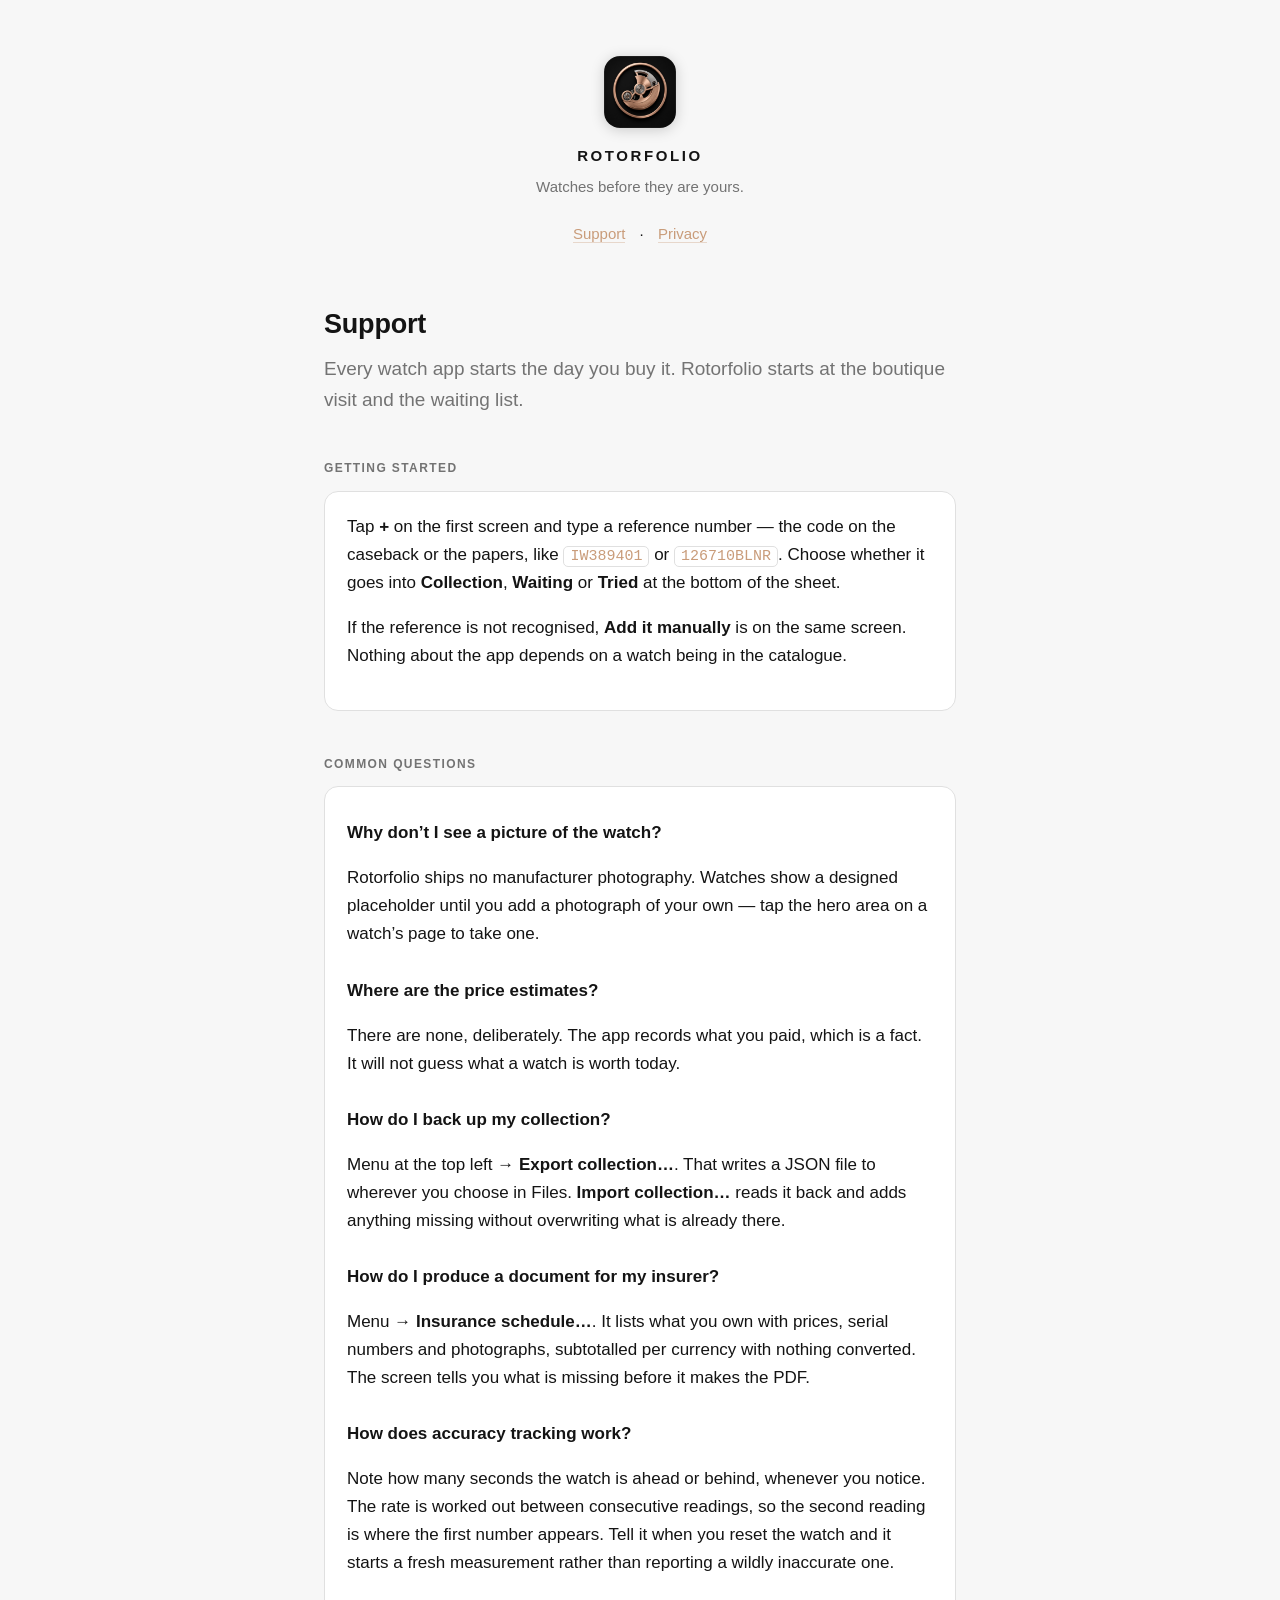
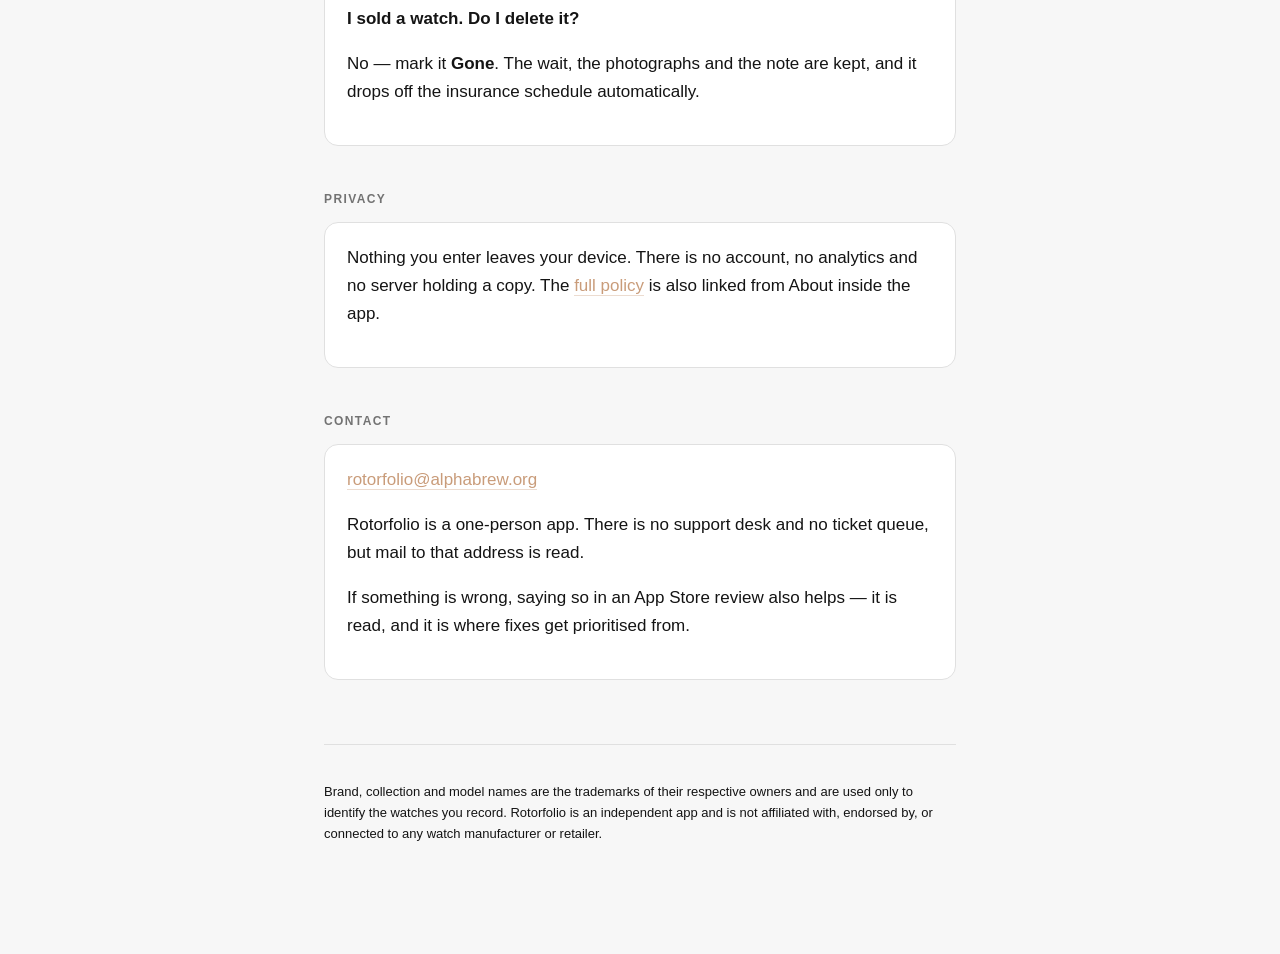
<file: index.html>
<!doctype html>
<html lang="en">
<head>
<meta charset="utf-8">
<meta name="viewport" content="width=device-width, initial-scale=1">
<title>Rotorfolio — Support</title>
<meta name="description" content="Support for Rotorfolio, the iPhone app for the watches you are still hunting.">
<link rel="icon" href="icon.png">
<link rel="stylesheet" href="style.css">
</head>
<body>
<div class="wrap">

<header>
  <img class="mark" src="icon.png" alt="Rotorfolio">
  <p class="wordmark">Rotorfolio</p>
  <p class="tagline">Watches before they are yours.</p>
  <nav><a href="index.html">Support</a> · <a href="privacy.html">Privacy</a></nav>
</header>

<h1>Support</h1>
<p class="lede">Every watch app starts the day you buy it. Rotorfolio starts at the boutique visit and the waiting list.</p>

<h2>Getting started</h2>
<section class="card">
<p>Tap <strong>+</strong> on the first screen and type a reference number — the code on the caseback or the papers, like <code>IW389401</code> or <code>126710BLNR</code>. Choose whether it goes into <strong>Collection</strong>, <strong>Waiting</strong> or <strong>Tried</strong> at the bottom of the sheet.</p>
<p>If the reference is not recognised, <strong>Add it manually</strong> is on the same screen. Nothing about the app depends on a watch being in the catalogue.</p>
</section>

<h2>Common questions</h2>
<section class="card">

<h3>Why don’t I see a picture of the watch?</h3>
<p>Rotorfolio ships no manufacturer photography. Watches show a designed placeholder until you add a photograph of your own — tap the hero area on a watch’s page to take one.</p>

<h3>Where are the price estimates?</h3>
<p>There are none, deliberately. The app records what you paid, which is a fact. It will not guess what a watch is worth today.</p>

<h3>How do I back up my collection?</h3>
<p>Menu at the top left → <strong>Export collection…</strong>. That writes a JSON file to wherever you choose in Files. <strong>Import collection…</strong> reads it back and adds anything missing without overwriting what is already there.</p>

<h3>How do I produce a document for my insurer?</h3>
<p>Menu → <strong>Insurance schedule…</strong>. It lists what you own with prices, serial numbers and photographs, subtotalled per currency with nothing converted. The screen tells you what is missing before it makes the PDF.</p>

<h3>How does accuracy tracking work?</h3>
<p>Note how many seconds the watch is ahead or behind, whenever you notice. The rate is worked out between consecutive readings, so the second reading is where the first number appears. Tell it when you reset the watch and it starts a fresh measurement rather than reporting a wildly inaccurate one.</p>

<h3>I sold a watch. Do I delete it?</h3>
<p>No — mark it <strong>Gone</strong>. The wait, the photographs and the note are kept, and it drops off the insurance schedule automatically.</p>

</section>

<h2>Privacy</h2>
<section class="card">
<p>Nothing you enter leaves your device. There is no account, no analytics and no server holding a copy. The <a href="privacy.html">full policy</a> is also linked from About inside the app.</p>
</section>

<h2>Contact</h2>
<section class="card">
<p><a href="mailto:rotorfolio@alphabrew.org">rotorfolio@alphabrew.org</a></p>
<p>Rotorfolio is a one-person app. There is no support desk and no ticket queue, but mail to that address is read.</p>
<p>If something is wrong, saying so in an App Store review also helps — it is read, and it is where fixes get prioritised from.</p>
</section>

<footer>
<p>Brand, collection and model names are the trademarks of their respective owners and are used only to identify the watches you record. Rotorfolio is an independent app and is not affiliated with, endorsed by, or connected to any watch manufacturer or retailer.</p>
</footer>

</div>
</body>
</html>
</file>
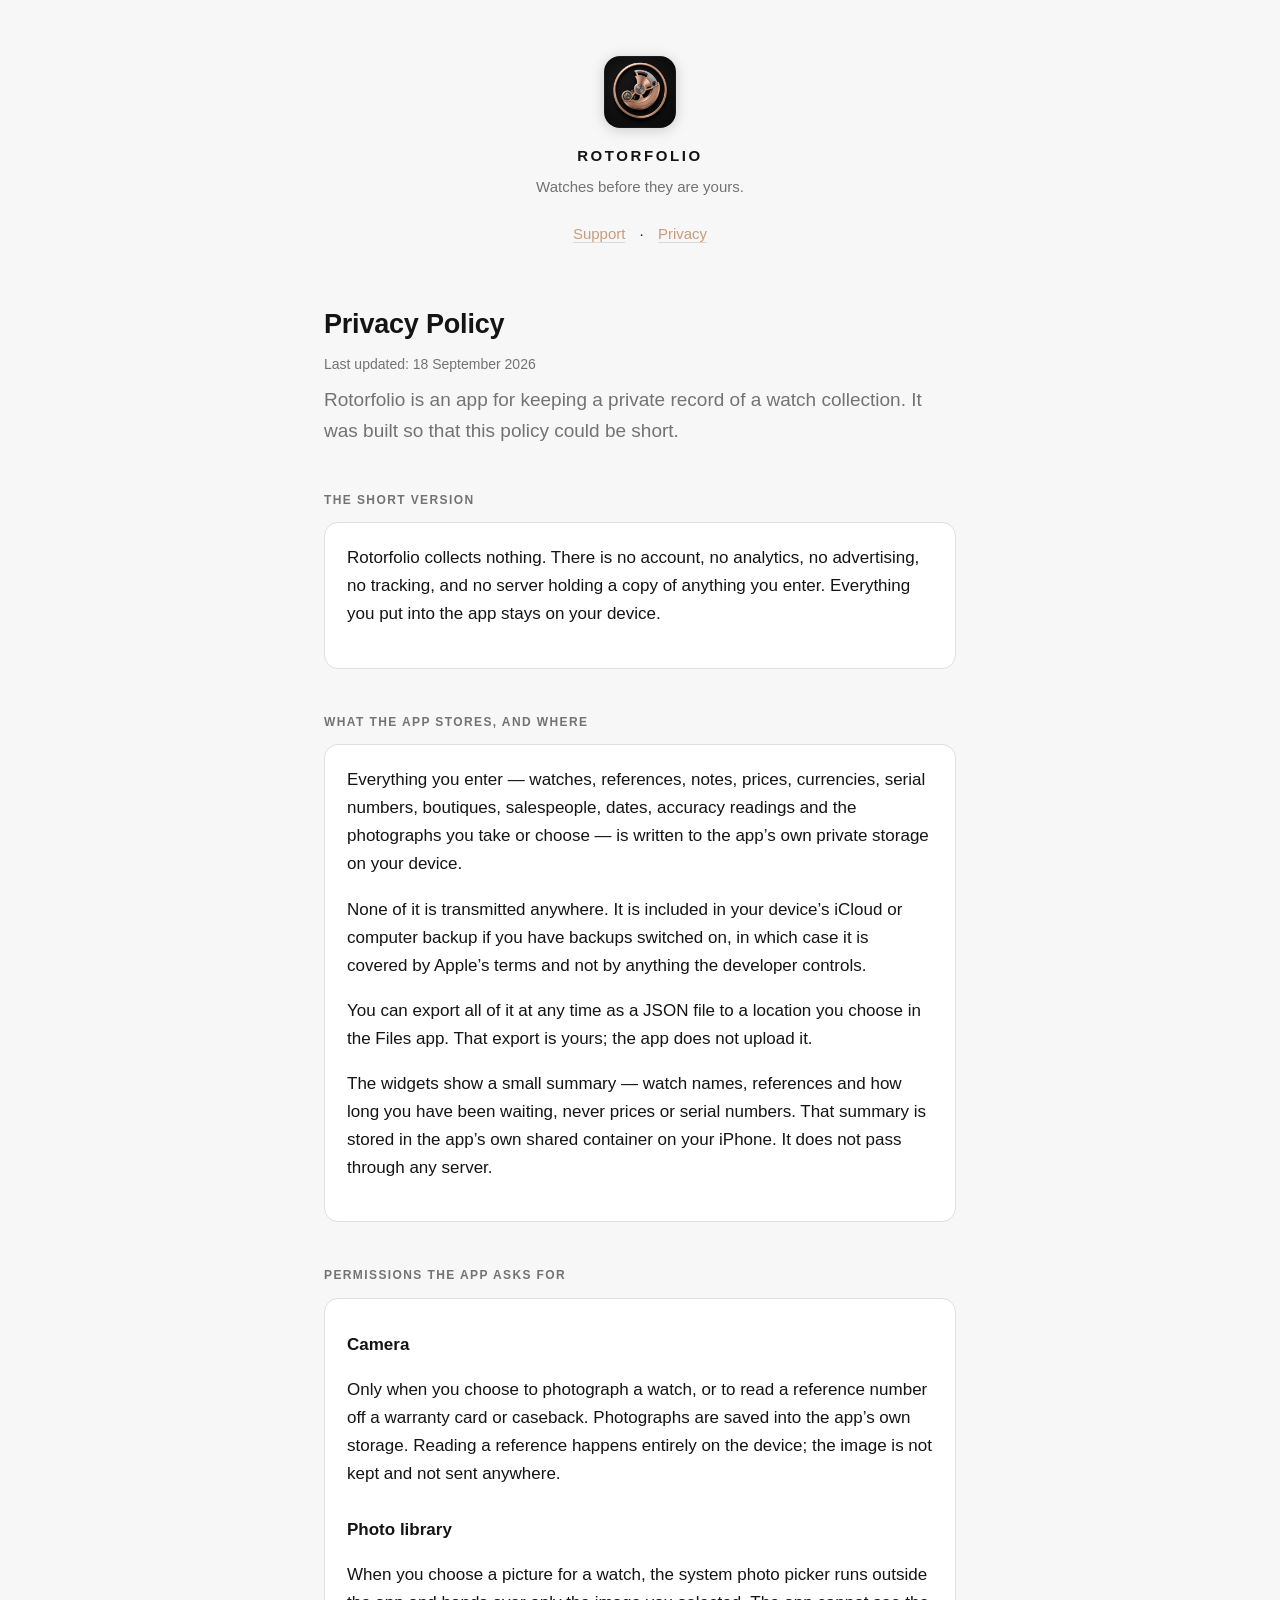
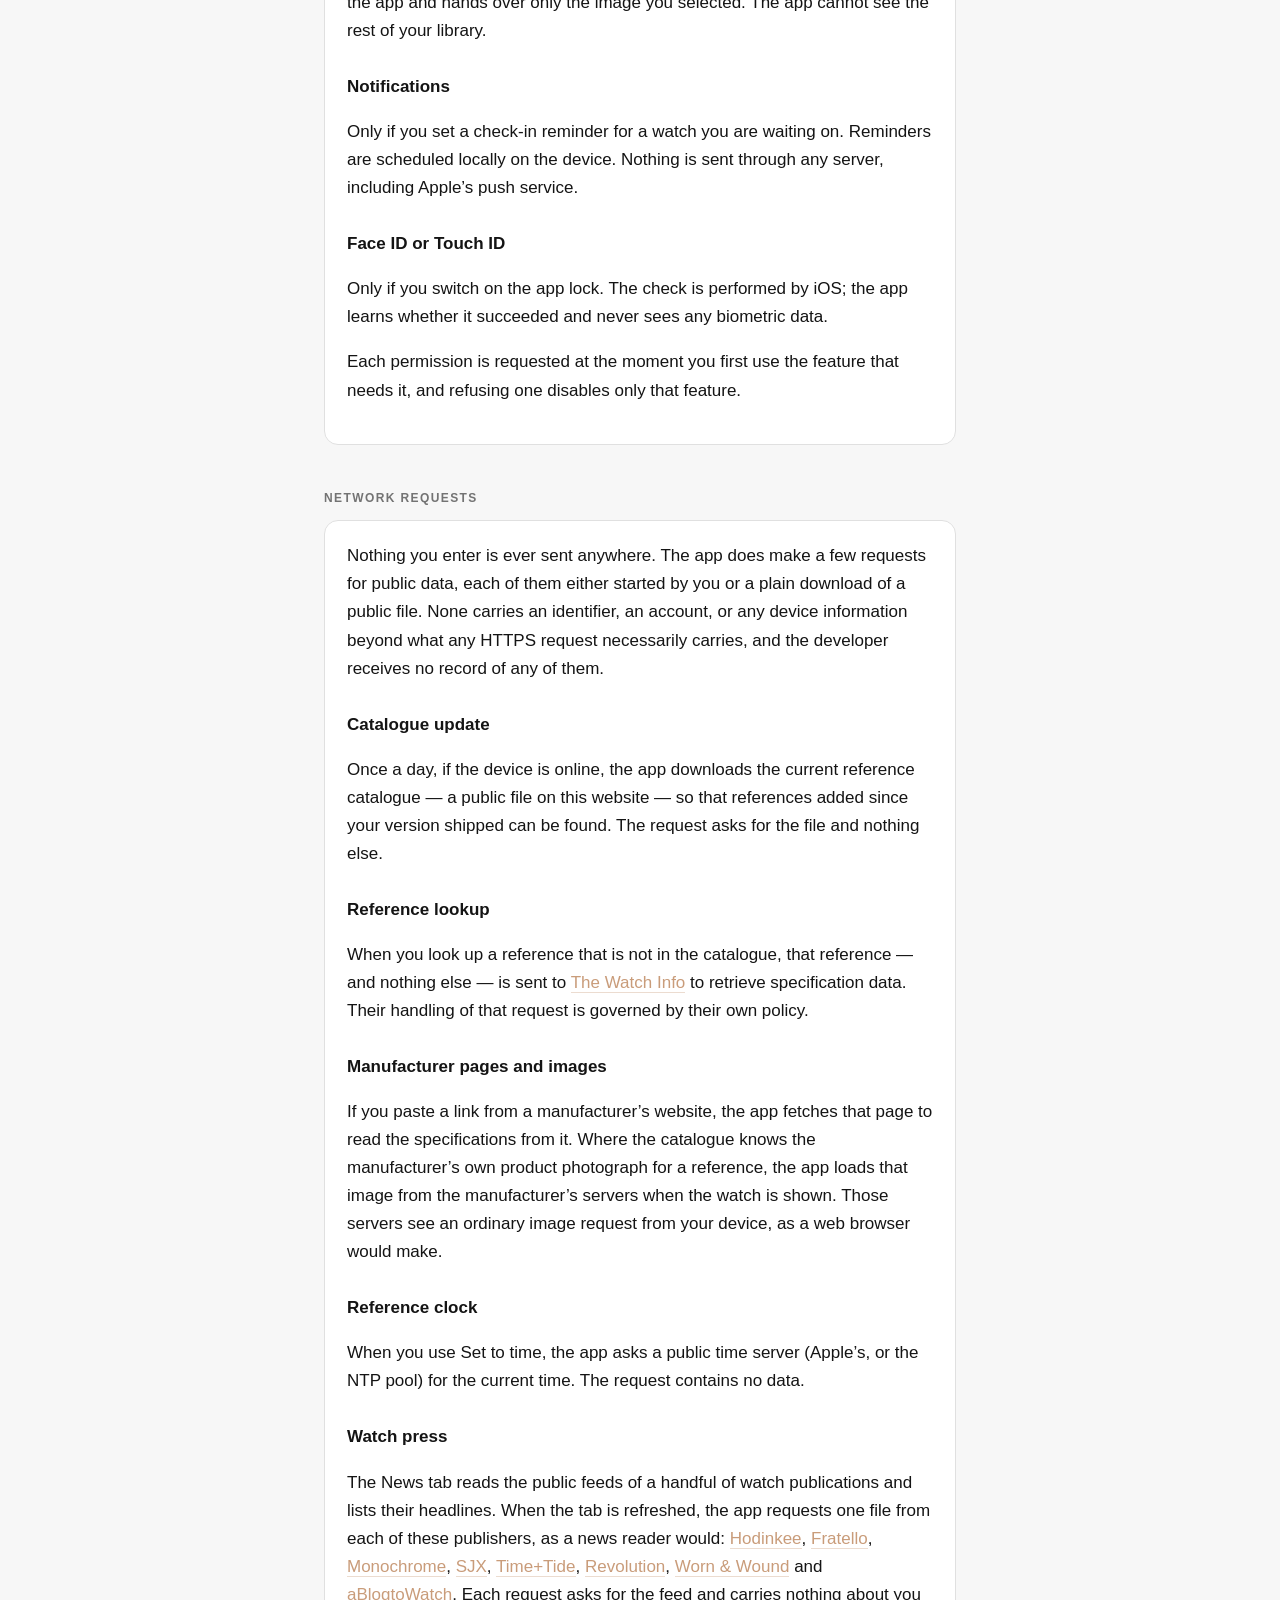
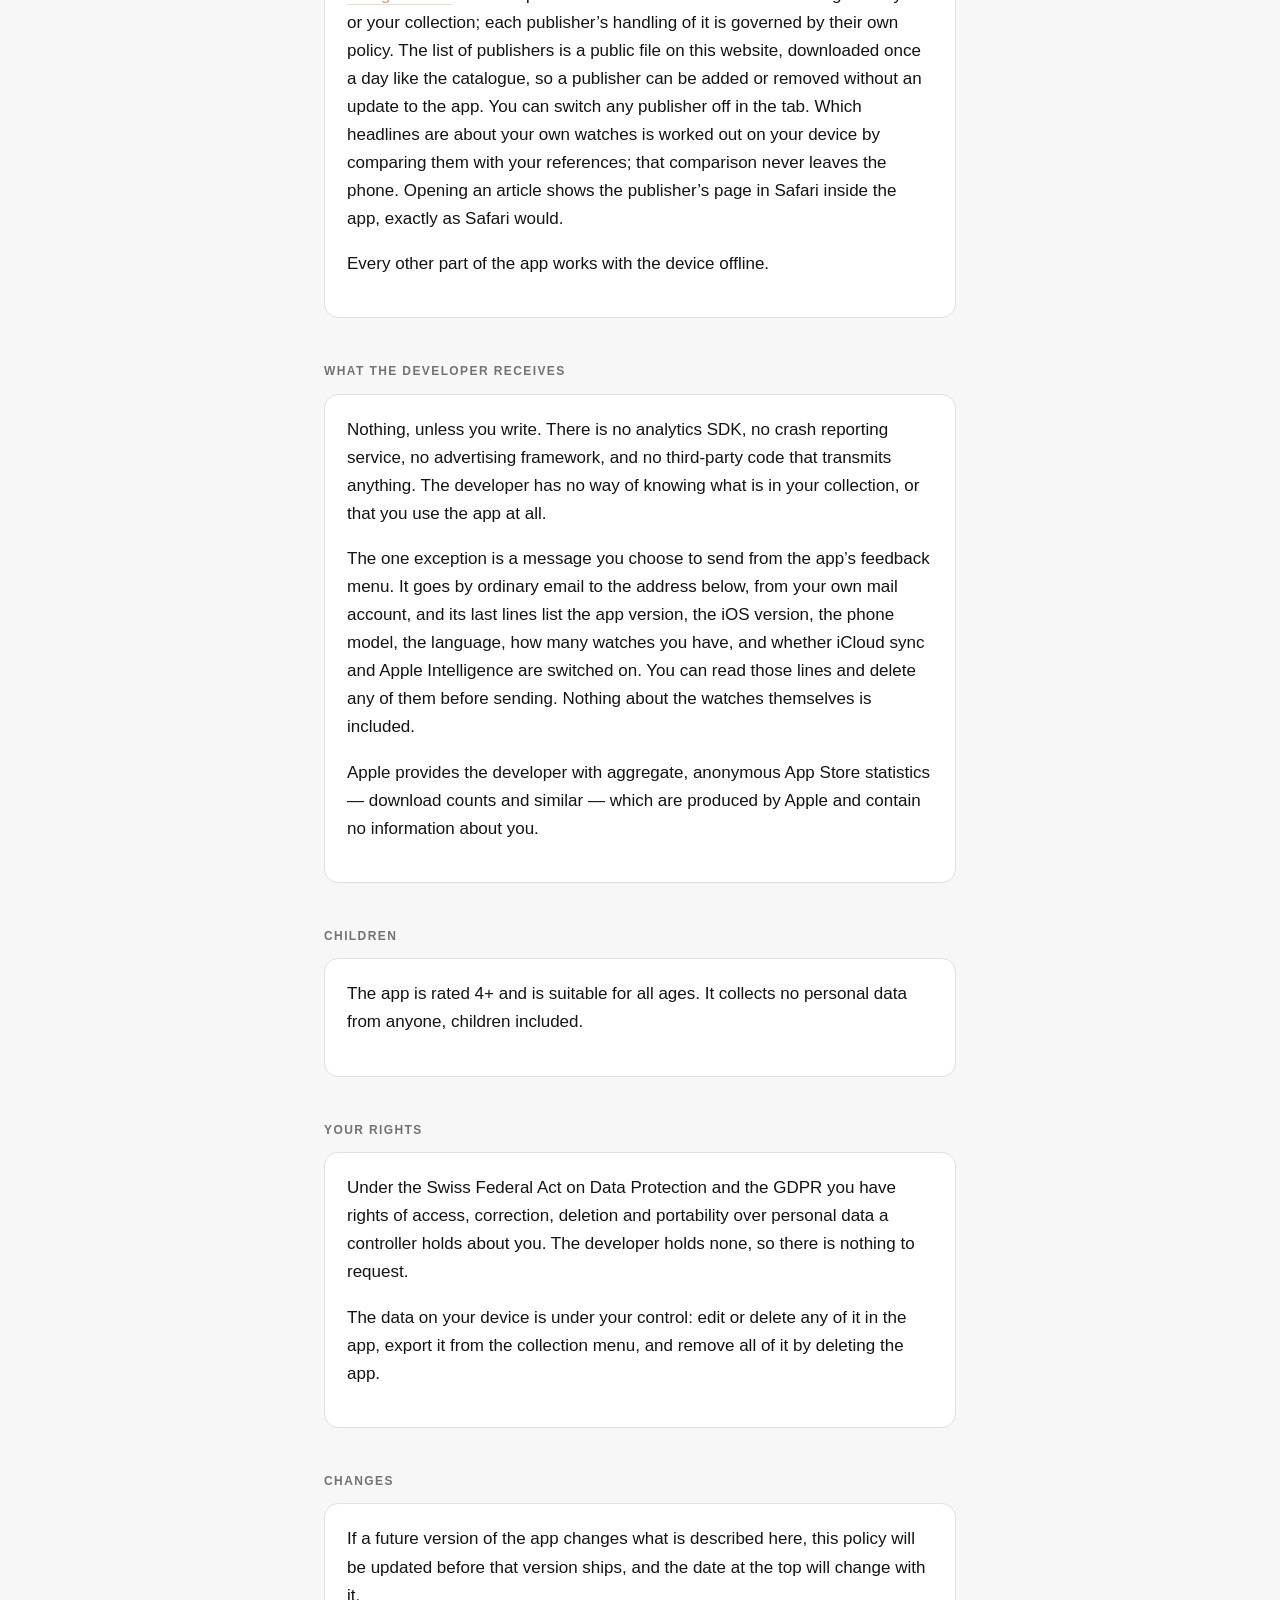
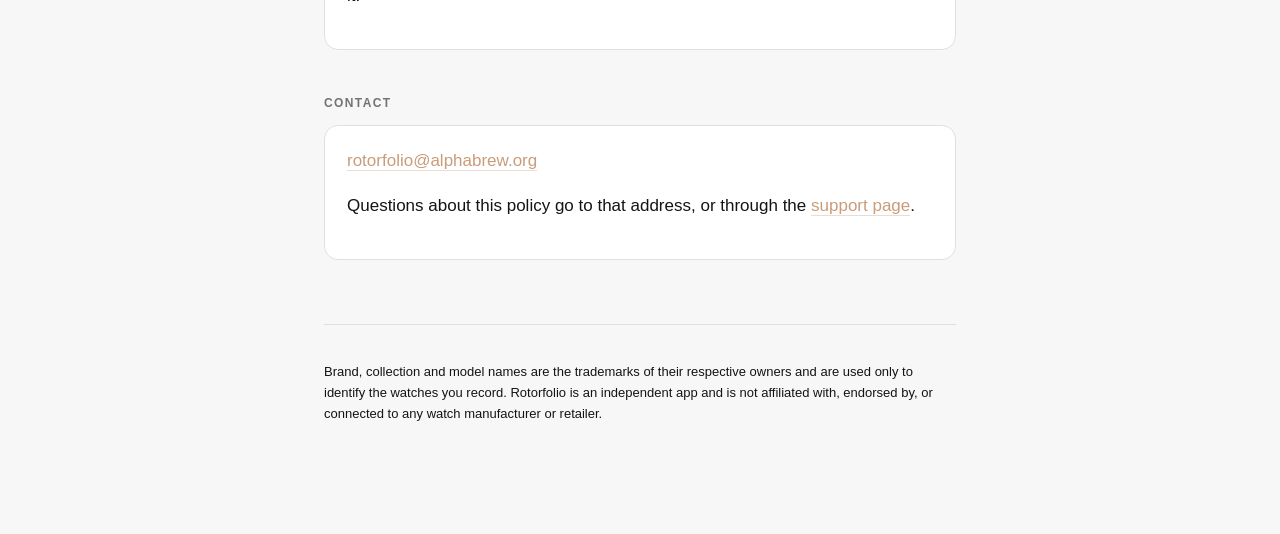
<file: privacy.html>
<!doctype html>
<html lang="en">
<head>
<meta charset="utf-8">
<meta name="viewport" content="width=device-width, initial-scale=1">
<title>Rotorfolio — Privacy Policy</title>
<meta name="description" content="Rotorfolio collects nothing. Everything you enter stays on your device.">
<link rel="icon" href="icon.png">
<link rel="stylesheet" href="style.css">
</head>
<body>
<div class="wrap">

<header>
  <img class="mark" src="icon.png" alt="Rotorfolio">
  <p class="wordmark">Rotorfolio</p>
  <p class="tagline">Watches before they are yours.</p>
  <nav><a href="index.html">Support</a> · <a href="privacy.html">Privacy</a></nav>
</header>

<h1>Privacy Policy</h1>
<p class="updated">Last updated: 18 September 2026</p>
<p class="lede">Rotorfolio is an app for keeping a private record of a watch collection. It was built so that this policy could be short.</p>

<h2>The short version</h2>
<section class="card">
<p>Rotorfolio collects nothing. There is no account, no analytics, no advertising, no tracking, and no server holding a copy of anything you enter. Everything you put into the app stays on your device.</p>
</section>

<h2>What the app stores, and where</h2>
<section class="card">
<p>Everything you enter — watches, references, notes, prices, currencies, serial numbers, boutiques, salespeople, dates, accuracy readings and the photographs you take or choose — is written to the app’s own private storage on your device.</p>
<p>None of it is transmitted anywhere. It is included in your device’s iCloud or computer backup if you have backups switched on, in which case it is covered by Apple’s terms and not by anything the developer controls.</p>
<p>You can export all of it at any time as a JSON file to a location you choose in the Files app. That export is yours; the app does not upload it.</p>
<p>The widgets show a small summary — watch names, references and how long you have been waiting, never prices or serial numbers. That summary is stored in the app’s own shared container on your iPhone. It does not pass through any server.</p>
</section>

<h2>Permissions the app asks for</h2>
<section class="card">
<h3>Camera</h3>
<p>Only when you choose to photograph a watch, or to read a reference number off a warranty card or caseback. Photographs are saved into the app’s own storage. Reading a reference happens entirely on the device; the image is not kept and not sent anywhere.</p>
<h3>Photo library</h3>
<p>When you choose a picture for a watch, the system photo picker runs outside the app and hands over only the image you selected. The app cannot see the rest of your library.</p>
<h3>Notifications</h3>
<p>Only if you set a check-in reminder for a watch you are waiting on. Reminders are scheduled locally on the device. Nothing is sent through any server, including Apple’s push service.</p>
<h3>Face ID or Touch ID</h3>
<p>Only if you switch on the app lock. The check is performed by iOS; the app learns whether it succeeded and never sees any biometric data.</p>
<p>Each permission is requested at the moment you first use the feature that needs it, and refusing one disables only that feature.</p>
</section>

<h2>Network requests</h2>
<section class="card">
<p>Nothing you enter is ever sent anywhere. The app does make a few requests for public data, each of them either started by you or a plain download of a public file. None carries an identifier, an account, or any device information beyond what any HTTPS request necessarily carries, and the developer receives no record of any of them.</p>
<h3>Catalogue update</h3>
<p>Once a day, if the device is online, the app downloads the current reference catalogue — a public file on this website — so that references added since your version shipped can be found. The request asks for the file and nothing else.</p>
<h3>Reference lookup</h3>
<p>When you look up a reference that is not in the catalogue, that reference — and nothing else — is sent to <a href="https://thewatchinfo.com">The Watch Info</a> to retrieve specification data. Their handling of that request is governed by their own policy.</p>
<h3>Manufacturer pages and images</h3>
<p>If you paste a link from a manufacturer’s website, the app fetches that page to read the specifications from it. Where the catalogue knows the manufacturer’s own product photograph for a reference, the app loads that image from the manufacturer’s servers when the watch is shown. Those servers see an ordinary image request from your device, as a web browser would make.</p>
<h3>Reference clock</h3>
<p>When you use Set to time, the app asks a public time server (Apple’s, or the NTP pool) for the current time. The request contains no data.</p>
<h3>Watch press</h3>
<p>The News tab reads the public feeds of a handful of watch publications and lists their headlines. When the tab is refreshed, the app requests one file from each of these publishers, as a news reader would: <a href="https://www.hodinkee.com">Hodinkee</a>, <a href="https://www.fratellowatches.com">Fratello</a>, <a href="https://monochrome-watches.com">Monochrome</a>, <a href="https://watchesbysjx.com">SJX</a>, <a href="https://timeandtidewatches.com">Time+Tide</a>, <a href="https://revolutionwatch.com">Revolution</a>, <a href="https://wornandwound.com">Worn &amp; Wound</a> and <a href="https://www.ablogtowatch.com">aBlogtoWatch</a>. Each request asks for the feed and carries nothing about you or your collection; each publisher’s handling of it is governed by their own policy. The list of publishers is a public file on this website, downloaded once a day like the catalogue, so a publisher can be added or removed without an update to the app. You can switch any publisher off in the tab. Which headlines are about your own watches is worked out on your device by comparing them with your references; that comparison never leaves the phone. Opening an article shows the publisher’s page in Safari inside the app, exactly as Safari would.</p>
<p>Every other part of the app works with the device offline.</p>
</section>

<h2>What the developer receives</h2>
<section class="card">
<p>Nothing, unless you write. There is no analytics SDK, no crash reporting service, no advertising framework, and no third-party code that transmits anything. The developer has no way of knowing what is in your collection, or that you use the app at all.</p>
<p>The one exception is a message you choose to send from the app’s feedback menu. It goes by ordinary email to the address below, from your own mail account, and its last lines list the app version, the iOS version, the phone model, the language, how many watches you have, and whether iCloud sync and Apple Intelligence are switched on. You can read those lines and delete any of them before sending. Nothing about the watches themselves is included.</p>
<p>Apple provides the developer with aggregate, anonymous App Store statistics — download counts and similar — which are produced by Apple and contain no information about you.</p>
</section>

<h2>Children</h2>
<section class="card">
<p>The app is rated 4+ and is suitable for all ages. It collects no personal data from anyone, children included.</p>
</section>

<h2>Your rights</h2>
<section class="card">
<p>Under the Swiss Federal Act on Data Protection and the GDPR you have rights of access, correction, deletion and portability over personal data a controller holds about you. The developer holds none, so there is nothing to request.</p>
<p>The data on your device is under your control: edit or delete any of it in the app, export it from the collection menu, and remove all of it by deleting the app.</p>
</section>

<h2>Changes</h2>
<section class="card">
<p>If a future version of the app changes what is described here, this policy will be updated before that version ships, and the date at the top will change with it.</p>
</section>

<h2>Contact</h2>
<section class="card">
<p><a href="mailto:rotorfolio@alphabrew.org">rotorfolio@alphabrew.org</a></p>
<p>Questions about this policy go to that address, or through the <a href="index.html">support page</a>.</p>
</section>

<footer>
<p>Brand, collection and model names are the trademarks of their respective owners and are used only to identify the watches you record. Rotorfolio is an independent app and is not affiliated with, endorsed by, or connected to any watch manufacturer or retailer.</p>
</footer>

</div>
</body>
</html>
</file>
<file: style.css>
/* Rotorfolio site — the app's vocabulary: quiet grounds, one rose-gold accent
   borrowed from the icon's rotor, type separated by weight and tracking. */
:root {
  --ground: #f7f7f7;
  --surface: #ffffff;
  --primary: #141414;
  --secondary: #737373;
  --hairline: #e0e0e0;
  --accent: #c99c7a;
}
@media (prefers-color-scheme: dark) {
  :root {
    --ground: #121212;
    --surface: #1f1f1f;
    --primary: #f2f2f2;
    --secondary: #999999;
    --hairline: #383838;
  }
}
* { box-sizing: border-box; }
body {
  margin: 0;
  background: var(--ground);
  color: var(--primary);
  font: 17px/1.65 -apple-system, BlinkMacSystemFont, "Segoe UI", Helvetica, Arial, sans-serif;
  -webkit-font-smoothing: antialiased;
}
.wrap { max-width: 680px; margin: 0 auto; padding: 56px 24px 96px; }
header { text-align: center; margin-bottom: 56px; }
.mark {
  width: 72px; height: 72px; border-radius: 16px; display: block;
  margin: 0 auto 16px; box-shadow: 0 2px 14px rgba(0,0,0,.18);
}
.wordmark {
  font-size: 15px; font-weight: 600; letter-spacing: 2.6px;
  text-transform: uppercase; margin: 0;
}
.tagline { color: var(--secondary); font-size: 15px; margin: 6px 0 0; }
nav { margin-top: 22px; font-size: 15px; }
nav a { margin: 0 10px; }
h1 { font-size: 27px; font-weight: 600; letter-spacing: -.2px; margin: 0 0 6px; }
h2 {
  font-size: 12px; font-weight: 600; letter-spacing: 1.4px;
  text-transform: uppercase; color: var(--secondary);
  margin: 44px 0 12px;
}
h3 { font-size: 17px; font-weight: 600; margin: 28px 0 4px; }
p, li { color: var(--primary); }
.lede { font-size: 19px; color: var(--secondary); margin: 0 0 8px; }
.updated { color: var(--secondary); font-size: 14px; margin: 0 0 8px; }
a { color: var(--accent); text-decoration: none; border-bottom: 1px solid rgba(201,156,122,.35); }
a:hover { border-bottom-color: var(--accent); }
code {
  font: 15px ui-monospace, SFMono-Regular, Menlo, monospace;
  background: var(--surface); border: 1px solid var(--hairline);
  border-radius: 5px; padding: 1px 6px; color: var(--accent);
}
section.card {
  background: var(--surface); border: 1px solid var(--hairline);
  border-radius: 14px; padding: 4px 22px 22px; margin-top: 12px;
}
footer {
  margin-top: 64px; padding-top: 24px; border-top: 1px solid var(--hairline);
  color: var(--secondary); font-size: 13px; line-height: 1.6;
}
</file>
